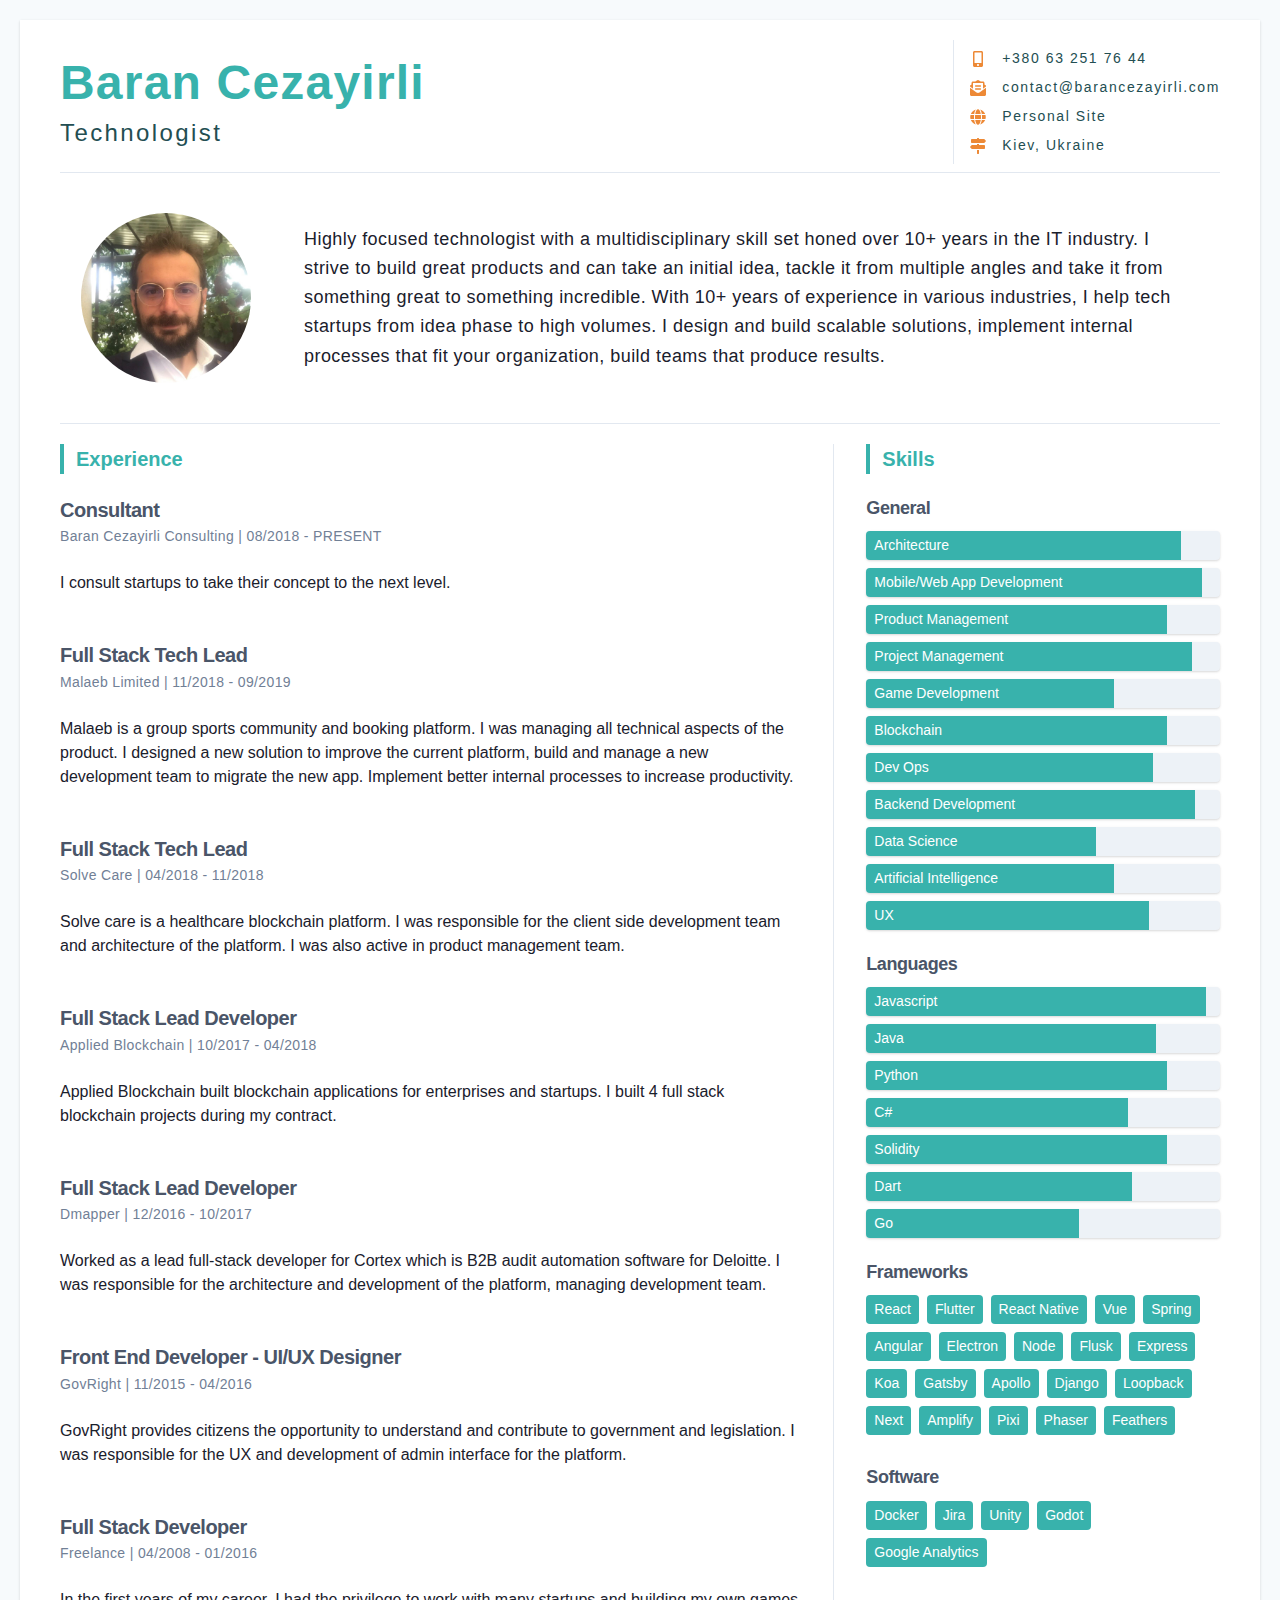
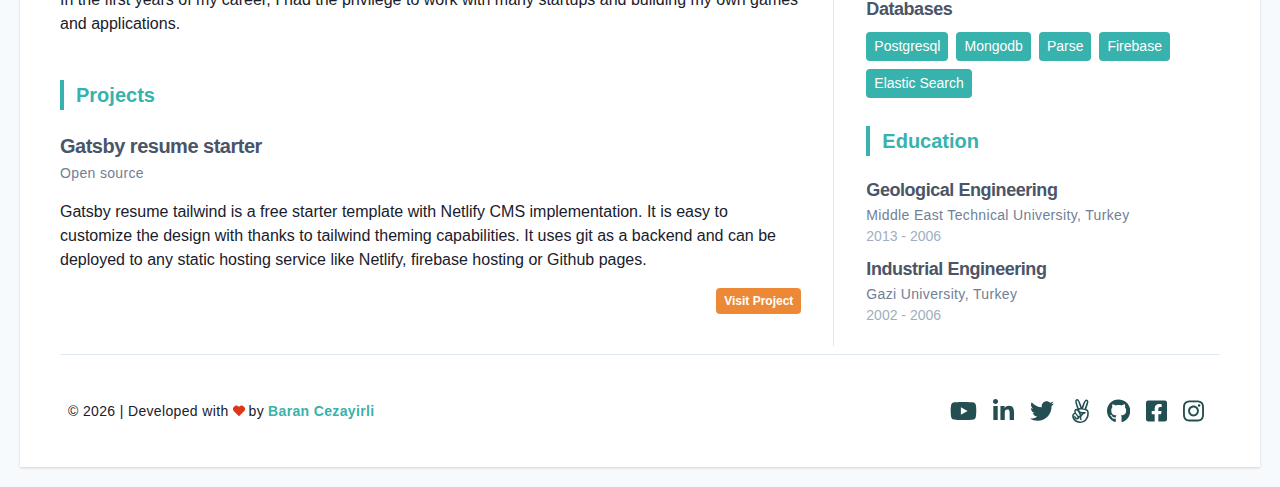
<file: index.html>
<!DOCTYPE html><html><head><meta charSet="utf-8"/><meta http-equiv="x-ua-compatible" content="ie=edge"/><meta name="viewport" content="width=device-width, initial-scale=1, shrink-to-fit=no"/><style data-href="/styles.2ae44d353d767ec10592.css">/*! normalize.css v8.0.1 | MIT License | github.com/necolas/normalize.css */html{line-height:1.15;-webkit-text-size-adjust:100%}body{margin:0}main{display:block}h1{font-size:2em;margin:.67em 0}a{background-color:transparent}img{border-style:none}[type=button],[type=reset],[type=submit]{-webkit-appearance:button}[type=button]::-moz-focus-inner,[type=reset]::-moz-focus-inner,[type=submit]::-moz-focus-inner{border-style:none;padding:0}[type=button]:-moz-focusring,[type=reset]:-moz-focusring,[type=submit]:-moz-focusring{outline:1px dotted ButtonText}[type=checkbox],[type=radio]{box-sizing:border-box;padding:0}[type=number]::-webkit-inner-spin-button,[type=number]::-webkit-outer-spin-button{height:auto}[type=search]{-webkit-appearance:textfield;outline-offset:-2px}[type=search]::-webkit-search-decoration{-webkit-appearance:none}::-webkit-file-upload-button{-webkit-appearance:button;font:inherit}summary{display:list-item}[hidden]{display:none}html{box-sizing:border-box;font-family:sans-serif}*,:after,:before{box-sizing:inherit}h1,h2,h3,p{margin:0}html{font-family:-apple-system,BlinkMacSystemFont,Segoe UI,Roboto,Helvetica Neue,Arial,Noto Sans,sans-serif,Apple Color Emoji,Segoe UI Emoji,Segoe UI Symbol,Noto Color Emoji;line-height:1.5}*,:after,:before{border:0 solid}img{border-style:solid}[role=button]{cursor:pointer}h1,h2,h3{font-size:inherit;font-weight:inherit}a{color:inherit;text-decoration:inherit}img,object,svg{display:block;vertical-align:middle}img{max-width:100%;height:auto}.container{width:100%}@media (min-width:640px){.container{max-width:640px}}@media (min-width:768px){.container{max-width:768px}}@media (min-width:1024px){.container{max-width:1024px}}@media (min-width:1280px){.container{max-width:1280px}}.btn{font-size:.75rem;font-weight:700;padding:.25rem .5rem;border-radius:.25rem}.btn-secondary{background-color:#ed8936;color:#fff}.btn-secondary:hover{background-color:#c05621}.contact-icon{fill:currentColor;width:1rem;height:1rem;margin-right:1rem;color:#ed8936}.contact-link{font-size:.875rem}.contact-link:hover{color:#ed8936}.section-header{color:#38b2ac;border-left-width:4px;border-color:#38b2ac;padding-left:.75rem}.item-header,.section-header{font-size:1.25rem;font-weight:700}.item-header{letter-spacing:-.025em;line-height:1.625;color:#4a5568}.item-sub{color:#718096;letter-spacing:.025em}.item-sub,.tag{font-size:.875rem}.tag{padding:.25rem .5rem;margin-right:.5rem;margin-bottom:.5rem;background-color:#38b2ac;color:#fff;display:inline-block;text-transform:capitalize;font-weight:300;border-radius:.25rem}.footer-social-link{color:#234e52;margin-right:1rem}.footer-social-link:hover{color:#38b2ac}.footer-social-icon{height:1.5rem;fill:currentColor}.bg-primary-500{background-color:#38b2ac}.bg-neutral-100{background-color:#f7fafc}.bg-neutral-200{background-color:#edf2f7}.bg-white{background-color:#fff}.border-neutral-300{border-color:#e2e8f0}.rounded{border-radius:.25rem}.rounded-full{border-radius:9999px}.border-b{border-bottom-width:1px}.inline-block{display:inline-block}.flex{display:flex}.items-center{align-items:center}.justify-end{justify-content:flex-end}.justify-center{justify-content:center}.justify-between{justify-content:space-between}.font-light{font-weight:300}.font-medium{font-weight:500}.font-semibold{font-weight:600}.font-bold{font-weight:700}.h-3{height:.75rem}.leading-tight{line-height:1.25}.leading-relaxed{line-height:1.625}.my-1{margin-top:.25rem;margin-bottom:.25rem}.my-2{margin-top:.5rem;margin-bottom:.5rem}.my-5{margin-top:1.25rem;margin-bottom:1.25rem}.mx-auto{margin-left:auto;margin-right:auto}.mr-1{margin-right:.25rem}.mb-2{margin-bottom:.5rem}.ml-2{margin-left:.5rem}.mt-5{margin-top:1.25rem}.mb-5{margin-bottom:1.25rem}.min-h-screen{min-height:100vh}.overflow-hidden{overflow:hidden}.py-1{padding-top:.25rem;padding-bottom:.25rem}.py-3{padding-top:.75rem;padding-bottom:.75rem}.py-4{padding-top:1rem;padding-bottom:1rem}.py-5{padding-top:1.25rem;padding-bottom:1.25rem}.py-6{padding-top:1.5rem;padding-bottom:1.5rem}.px-10{padding-left:2.5rem;padding-right:2.5rem}.pb-2{padding-bottom:.5rem}.pl-2{padding-left:.5rem}.shadow{box-shadow:0 1px 3px 0 rgba(0,0,0,.1),0 1px 2px 0 rgba(0,0,0,.06)}.fill-current{fill:currentColor}.text-center{text-align:center}.text-primary-500{color:#38b2ac}.text-primary-900{color:#234e52}.text-secondary-500{color:#ed8936}.text-neutral-500{color:#a0aec0}.text-neutral-900{color:#1a202c}.text-white{color:#fff}.hover\:text-primary-700:hover{color:#2c7a7b}.text-sm{font-size:.875rem}.text-lg{font-size:1.125rem}.text-4xl{font-size:2.25rem}.antialiased{-webkit-font-smoothing:antialiased;-moz-osx-font-smoothing:grayscale}.tracking-wide{letter-spacing:.025em}.tracking-widest{letter-spacing:.1em}.w-3{width:.75rem}.w-32{width:8rem}.w-full{width:100%}@media (min-width:640px){.sm\:p-5{padding:1.25rem}}@media (min-width:768px){.md\:border-neutral-300{border-color:#e2e8f0}.md\:border-l{border-left-width:1px}.md\:flex{display:flex}.md\:mt-0{margin-top:0}.md\:mb-0{margin-bottom:0}.md\:pl-4{padding-left:1rem}.md\:text-2xl{font-size:1.5rem}.md\:text-5xl{font-size:3rem}}@media (min-width:1024px){.lg\:border-neutral-300{border-color:#e2e8f0}.lg\:border-l{border-left-width:1px}.lg\:flex{display:flex}.lg\:mx-8{margin-left:2rem;margin-right:2rem}.lg\:pr-8{padding-right:2rem}.lg\:pl-8{padding-left:2rem}.lg\:text-left{text-align:left}.lg\:text-lg{font-size:1.125rem}.lg\:w-1\/3{width:33.333333%}.lg\:w-2\/3{width:66.666667%}.lg\:w-full{width:100%}}@media (min-width:1280px){.xl\:w-4\/5{width:80%}}</style><meta name="generator" content="Gatsby 2.18.12"/><link rel="icon" href="/icons/icon-48x48.png?v=66160dc3c87f08bf9abae677e03bc9dd"/><link rel="manifest" href="/manifest.webmanifest"/><meta name="theme-color" content="#38B2AC"/><link rel="apple-touch-icon" sizes="48x48" href="/icons/icon-48x48.png?v=66160dc3c87f08bf9abae677e03bc9dd"/><link rel="apple-touch-icon" sizes="72x72" href="/icons/icon-72x72.png?v=66160dc3c87f08bf9abae677e03bc9dd"/><link rel="apple-touch-icon" sizes="96x96" href="/icons/icon-96x96.png?v=66160dc3c87f08bf9abae677e03bc9dd"/><link rel="apple-touch-icon" sizes="144x144" href="/icons/icon-144x144.png?v=66160dc3c87f08bf9abae677e03bc9dd"/><link rel="apple-touch-icon" sizes="192x192" href="/icons/icon-192x192.png?v=66160dc3c87f08bf9abae677e03bc9dd"/><link rel="apple-touch-icon" sizes="256x256" href="/icons/icon-256x256.png?v=66160dc3c87f08bf9abae677e03bc9dd"/><link rel="apple-touch-icon" sizes="384x384" href="/icons/icon-384x384.png?v=66160dc3c87f08bf9abae677e03bc9dd"/><link rel="apple-touch-icon" sizes="512x512" href="/icons/icon-512x512.png?v=66160dc3c87f08bf9abae677e03bc9dd"/><link as="script" rel="preload" href="/webpack-runtime-c1a0f2384c6137ccf389.js"/><link as="script" rel="preload" href="/commons-8c010473a72c64d0f741.js"/><link as="script" rel="preload" href="/netlify-identity-widget-1fbb30853b9d53326628.js"/><link as="script" rel="preload" href="/app-3052cb111b56e3776c8f.js"/><link as="script" rel="preload" href="/styles-1a0c1831cb45db1733a2.js"/><link as="script" rel="preload" href="/component---src-pages-index-js-04d782f356e2af7015f6.js"/><link as="fetch" rel="preload" href="/page-data/index/page-data.json" crossorigin="anonymous"/></head><body><div id="___gatsby"><div style="outline:none" tabindex="-1" role="group" id="gatsby-focus-wrapper"><main class="antialiased text-neutral-900 bg-neutral-100 min-h-screen sm:p-5"><div class="container mx-auto shadow bg-white py-5 px-10"><header class="border-b border-neutral-300 pb-2 md:flex items-center justify-between"><div><h1 class="text-primary-500 text-4xl md:text-5xl font-bold tracking-wide leading-tight">Baran Cezayirli</h1><h2 class="font-light text-lg md:text-2xl text-primary-900 leading-relaxed tracking-widest">Technologist</h2></div><div class="mt-5 md:mt-0 md:border-l md:border-neutral-300 md:pl-4"><span class="flex my-2 text-primary-900 tracking-widest items-center"><svg class="contact-icon" viewBox="0 0 320 512"><path d="M272 0H48C21.5 0 0 21.5 0 48v416c0 26.5 21.5 48 48 48h224c26.5 0 48-21.5 48-48V48c0-26.5-21.5-48-48-48zM160 480c-17.7 0-32-14.3-32-32s14.3-32 32-32 32 14.3 32 32-14.3 32-32 32zm112-108c0 6.6-5.4 12-12 12H60c-6.6 0-12-5.4-12-12V60c0-6.6 5.4-12 12-12h200c6.6 0 12 5.4 12 12v312z"></path></svg><a class="contact-link" href="tel:+380 63 251 76 44" title="phone">+380 63 251 76 44</a></span><span class="flex my-2 text-primary-900 tracking-widest items-center"><svg class="contact-icon" viewBox="0 0 512 512"><path d="M176 216h160c8.84 0 16-7.16 16-16v-16c0-8.84-7.16-16-16-16H176c-8.84 0-16 7.16-16 16v16c0 8.84 7.16 16 16 16zm-16 80c0 8.84 7.16 16 16 16h160c8.84 0 16-7.16 16-16v-16c0-8.84-7.16-16-16-16H176c-8.84 0-16 7.16-16 16v16zm96 121.13c-16.42 0-32.84-5.06-46.86-15.19L0 250.86V464c0 26.51 21.49 48 48 48h416c26.51 0 48-21.49 48-48V250.86L302.86 401.94c-14.02 10.12-30.44 15.19-46.86 15.19zm237.61-254.18c-8.85-6.94-17.24-13.47-29.61-22.81V96c0-26.51-21.49-48-48-48h-77.55c-3.04-2.2-5.87-4.26-9.04-6.56C312.6 29.17 279.2-.35 256 0c-23.2-.35-56.59 29.17-73.41 41.44-3.17 2.3-6 4.36-9.04 6.56H96c-26.51 0-48 21.49-48 48v44.14c-12.37 9.33-20.76 15.87-29.61 22.81A47.995 47.995 0 0 0 0 200.72v10.65l96 69.35V96h320v184.72l96-69.35v-10.65c0-14.74-6.78-28.67-18.39-37.77z"></path></svg><a class="contact-link" href="mailto:contact@barancezayirli.com" title="email">contact@barancezayirli.com</a></span><span class="flex my-2 text-primary-900 tracking-widest items-center"><svg class="contact-icon" viewBox="0 0 496 512"><path d="M336.5 160C322 70.7 287.8 8 248 8s-74 62.7-88.5 152h177zM152 256c0 22.2 1.2 43.5 3.3 64h185.3c2.1-20.5 3.3-41.8 3.3-64s-1.2-43.5-3.3-64H155.3c-2.1 20.5-3.3 41.8-3.3 64zm324.7-96c-28.6-67.9-86.5-120.4-158-141.6 24.4 33.8 41.2 84.7 50 141.6h108zM177.2 18.4C105.8 39.6 47.8 92.1 19.3 160h108c8.7-56.9 25.5-107.8 49.9-141.6zM487.4 192H372.7c2.1 21 3.3 42.5 3.3 64s-1.2 43-3.3 64h114.6c5.5-20.5 8.6-41.8 8.6-64s-3.1-43.5-8.5-64zM120 256c0-21.5 1.2-43 3.3-64H8.6C3.2 212.5 0 233.8 0 256s3.2 43.5 8.6 64h114.6c-2-21-3.2-42.5-3.2-64zm39.5 96c14.5 89.3 48.7 152 88.5 152s74-62.7 88.5-152h-177zm159.3 141.6c71.4-21.2 129.4-73.7 158-141.6h-108c-8.8 56.9-25.6 107.8-50 141.6zM19.3 352c28.6 67.9 86.5 120.4 158 141.6-24.4-33.8-41.2-84.7-50-141.6h-108z"></path></svg><a class="contact-link" target="_blank" href="https://barancezayirli.com" rel="noopener noreferrer" title="website">Personal Site</a></span><span class="flex my-2 text-primary-900 tracking-widest items-center"><svg class="contact-icon" viewBox="0 0 512 512"><path d="M507.31 84.69L464 41.37c-6-6-14.14-9.37-22.63-9.37H288V16c0-8.84-7.16-16-16-16h-32c-8.84 0-16 7.16-16 16v16H56c-13.25 0-24 10.75-24 24v80c0 13.25 10.75 24 24 24h385.37c8.49 0 16.62-3.37 22.63-9.37l43.31-43.31c6.25-6.26 6.25-16.38 0-22.63zM224 496c0 8.84 7.16 16 16 16h32c8.84 0 16-7.16 16-16V384h-64v112zm232-272H288v-32h-64v32H70.63c-8.49 0-16.62 3.37-22.63 9.37L4.69 276.69c-6.25 6.25-6.25 16.38 0 22.63L48 342.63c6 6 14.14 9.37 22.63 9.37H456c13.25 0 24-10.75 24-24v-80c0-13.25-10.75-24-24-24z"></path></svg><span class="contact-link">Kiev, Ukraine</span></span></div></header><section class="py-5 border-b border-neutral-300 lg:flex items-center"><div class="my-5"><img class="rounded-full mx-auto w-32 lg:w-full xl:w-4/5" src="./profile.jpg" alt="profile"/></div><p class="text-center tracking-wide leading-relaxed lg:text-left lg:mx-8 lg:text-lg">Highly focused technologist with a multidisciplinary skill set honed over 10+ years in the IT industry. I strive to build great products and can take an initial idea, tackle it from multiple angles and take it from something great to something incredible. With 10+ years of experience in various industries, I help tech startups from idea phase to high volumes. I design and build scalable solutions, implement internal processes that fit your organization, build teams that produce results.</p></section><div class="border-b border-neutral-300 pb-2 my-5 lg:flex"><div class="lg:w-2/3 lg:pr-8"><section><h1 class="section-header">Experience</h1><article class="my-5"><h2 class="item-header">Consultant</h2><h3 class="item-sub">Baran Cezayirli Consulting<!-- --> | <!-- -->08/2018<!-- --> - <!-- -->PRESENT</h3><p class="py-6">I consult startups to take their concept to the next level.</p></article><article class="my-5"><h2 class="item-header">Full Stack Tech Lead</h2><h3 class="item-sub">Malaeb Limited<!-- --> | <!-- -->11/2018<!-- --> - <!-- -->09/2019</h3><p class="py-6">Malaeb is a group sports community and booking platform. I was managing all technical aspects of the product. I designed a new solution to improve the current platform, build and manage a new development team to migrate the new app. Implement better internal processes to increase productivity.</p></article><article class="my-5"><h2 class="item-header">Full Stack Tech Lead</h2><h3 class="item-sub">Solve Care<!-- --> | <!-- -->04/2018<!-- --> - <!-- -->11/2018</h3><p class="py-6">Solve care is a healthcare blockchain platform. I was responsible for the client side development team and architecture of the platform. I was also active in product management team.</p></article><article class="my-5"><h2 class="item-header">Full Stack Lead Developer</h2><h3 class="item-sub">Applied Blockchain<!-- --> | <!-- -->10/2017<!-- --> - <!-- -->04/2018</h3><p class="py-6">Applied Blockchain built blockchain applications for enterprises and startups. I built 4 full stack blockchain projects during my contract.</p></article><article class="my-5"><h2 class="item-header">Full Stack Lead Developer</h2><h3 class="item-sub">Dmapper<!-- --> | <!-- -->12/2016<!-- --> - <!-- -->10/2017</h3><p class="py-6">Worked as a lead full-stack developer for Cortex which is B2B audit automation software for Deloitte. I was responsible for the architecture and development of the platform, managing development team.</p></article><article class="my-5"><h2 class="item-header">Front End Developer - UI/UX Designer</h2><h3 class="item-sub">GovRight<!-- --> | <!-- -->11/2015<!-- --> - <!-- -->04/2016</h3><p class="py-6">GovRight provides citizens the opportunity to understand and contribute to government and legislation. I was responsible for the UX and development of admin interface for the platform.</p></article><article class="my-5"><h2 class="item-header">Full Stack Developer</h2><h3 class="item-sub">Freelance<!-- --> | <!-- -->04/2008<!-- --> - <!-- -->01/2016</h3><p class="py-6">In the first years of my career, I had the privilege to work with many startups and building my own games and applications.</p></article></section><section><h1 class="section-header">Projects</h1><article class="my-5"><h2 class="item-header">Gatsby resume starter</h2><h3 class="item-sub">Open source</h3><p class="py-4">Gatsby resume tailwind is a free starter template with  Netlify CMS implementation. It is easy to customize the design with thanks to tailwind theming capabilities. It uses git as a backend and can be deployed to any static hosting service like Netlify, firebase hosting or Github pages.</p><div class="flex justify-end"><a class="btn btn-secondary" href="https://github.com/barancezayirli/gatsby-resume-tailwind" target="_blank" rel="noopener noreferrer">Visit Project</a></div></article></section></div><div class="lg:w-1/3 lg:pl-8 lg:border-l lg:border-neutral-300 "><section><h1 class="section-header">Skills</h1><div class="my-5"><h1 class="item-header font-semibold text-lg mb-2">General</h1><span><div class="shadow w-full bg-neutral-200 rounded overflow-hidden mb-2"><div class="bg-primary-500 text-sm py-1 text-white font-light" style="width:89%"><span class="pl-2">Architecture</span></div></div></span><span><div class="shadow w-full bg-neutral-200 rounded overflow-hidden mb-2"><div class="bg-primary-500 text-sm py-1 text-white font-light" style="width:95%"><span class="pl-2">Mobile/Web App Development</span></div></div></span><span><div class="shadow w-full bg-neutral-200 rounded overflow-hidden mb-2"><div class="bg-primary-500 text-sm py-1 text-white font-light" style="width:85%"><span class="pl-2">Product Management</span></div></div></span><span><div class="shadow w-full bg-neutral-200 rounded overflow-hidden mb-2"><div class="bg-primary-500 text-sm py-1 text-white font-light" style="width:92%"><span class="pl-2">Project Management</span></div></div></span><span><div class="shadow w-full bg-neutral-200 rounded overflow-hidden mb-2"><div class="bg-primary-500 text-sm py-1 text-white font-light" style="width:70%"><span class="pl-2">Game Development</span></div></div></span><span><div class="shadow w-full bg-neutral-200 rounded overflow-hidden mb-2"><div class="bg-primary-500 text-sm py-1 text-white font-light" style="width:85%"><span class="pl-2">Blockchain</span></div></div></span><span><div class="shadow w-full bg-neutral-200 rounded overflow-hidden mb-2"><div class="bg-primary-500 text-sm py-1 text-white font-light" style="width:81%"><span class="pl-2">Dev Ops</span></div></div></span><span><div class="shadow w-full bg-neutral-200 rounded overflow-hidden mb-2"><div class="bg-primary-500 text-sm py-1 text-white font-light" style="width:93%"><span class="pl-2">Backend Development</span></div></div></span><span><div class="shadow w-full bg-neutral-200 rounded overflow-hidden mb-2"><div class="bg-primary-500 text-sm py-1 text-white font-light" style="width:65%"><span class="pl-2">Data Science</span></div></div></span><span><div class="shadow w-full bg-neutral-200 rounded overflow-hidden mb-2"><div class="bg-primary-500 text-sm py-1 text-white font-light" style="width:70%"><span class="pl-2">Artificial Intelligence</span></div></div></span><span><div class="shadow w-full bg-neutral-200 rounded overflow-hidden mb-2"><div class="bg-primary-500 text-sm py-1 text-white font-light" style="width:80%"><span class="pl-2">UX</span></div></div></span></div><div class="my-5"><h1 class="item-header font-semibold text-lg mb-2">Languages</h1><span><div class="shadow w-full bg-neutral-200 rounded overflow-hidden mb-2"><div class="bg-primary-500 text-sm py-1 text-white font-light" style="width:96%"><span class="pl-2">Javascript</span></div></div></span><span><div class="shadow w-full bg-neutral-200 rounded overflow-hidden mb-2"><div class="bg-primary-500 text-sm py-1 text-white font-light" style="width:82%"><span class="pl-2">Java</span></div></div></span><span><div class="shadow w-full bg-neutral-200 rounded overflow-hidden mb-2"><div class="bg-primary-500 text-sm py-1 text-white font-light" style="width:85%"><span class="pl-2">Python</span></div></div></span><span><div class="shadow w-full bg-neutral-200 rounded overflow-hidden mb-2"><div class="bg-primary-500 text-sm py-1 text-white font-light" style="width:74%"><span class="pl-2">C#</span></div></div></span><span><div class="shadow w-full bg-neutral-200 rounded overflow-hidden mb-2"><div class="bg-primary-500 text-sm py-1 text-white font-light" style="width:85%"><span class="pl-2">Solidity</span></div></div></span><span><div class="shadow w-full bg-neutral-200 rounded overflow-hidden mb-2"><div class="bg-primary-500 text-sm py-1 text-white font-light" style="width:75%"><span class="pl-2">Dart</span></div></div></span><span><div class="shadow w-full bg-neutral-200 rounded overflow-hidden mb-2"><div class="bg-primary-500 text-sm py-1 text-white font-light" style="width:60%"><span class="pl-2">Go</span></div></div></span></div><div class="my-5"><h1 class="item-header font-semibold text-lg mb-2">Frameworks</h1><span><span class="tag">React</span></span><span><span class="tag">Flutter</span></span><span><span class="tag">React Native</span></span><span><span class="tag">Vue</span></span><span><span class="tag">Spring</span></span><span><span class="tag">Angular</span></span><span><span class="tag">Electron</span></span><span><span class="tag">Node</span></span><span><span class="tag">Flusk</span></span><span><span class="tag">Express</span></span><span><span class="tag">Koa</span></span><span><span class="tag">Gatsby</span></span><span><span class="tag">Apollo</span></span><span><span class="tag">Django</span></span><span><span class="tag">Loopback</span></span><span><span class="tag">Next</span></span><span><span class="tag">Amplify</span></span><span><span class="tag">Pixi</span></span><span><span class="tag">Phaser</span></span><span><span class="tag">Feathers</span></span></div><div class="my-5"><h1 class="item-header font-semibold text-lg mb-2">Software</h1><span><span class="tag">Docker</span></span><span><span class="tag">Jira</span></span><span><span class="tag">Unity</span></span><span><span class="tag">Godot</span></span><span><span class="tag">Google Analytics</span></span></div><div class="my-5"><h1 class="item-header font-semibold text-lg mb-2">Databases</h1><span><span class="tag">Postgresql</span></span><span><span class="tag">Mongodb</span></span><span><span class="tag">Parse</span></span><span><span class="tag">Firebase</span></span><span><span class="tag">Elastic Search</span></span></div></section><section class="mb-5"><h1 class="section-header mb-5">Education</h1><div class="my-2"><h2 class="item-header text-lg">Geological Engineering</h2><h3 class="item-sub">Middle East Technical University, Turkey</h3><p class="text-sm text-neutral-500 font-light">2013<!-- --> - <!-- -->2006</p></div><div class="my-2"><h2 class="item-header text-lg">Industrial Engineering</h2><h3 class="item-sub">Gazi University, Turkey</h3><p class="text-sm text-neutral-500 font-light">2002<!-- --> - <!-- -->2006</p></div></section></div></div><footer class="py-6 mx-auto items-center justify-between md:flex"><div class="items-center flex tracking-wide mb-5 md:mb-0 justify-center text-sm ml-2"><span class="inline-block mr-1">© <!-- -->2020<!-- --> | Developed with</span><span class="inline-block mr-1"><svg class="h-3 w-3 fill-current" style="color:#de3618" viewBox="0 0 20 20"><path d="M10 3.22l-.61-.6a5.5 5.5 0 0 0-7.78 7.77L10 18.78l8.39-8.4a5.5 5.5 0 0 0-7.78-7.77l-.61.61z"></path></svg></span><span class="inline-block mr-1">by</span><a class="text-primary-500 hover:text-primary-700 font-bold" href="https://barancezayirli.com" target="_blank" rel="noopener noreferrer">Baran Cezayirli</a></div><div class="flex items-center justify-center ml-2"><a class="footer-social-link" href="https://www.youtube.com/channel/UCczRc31u_YXNiSpYKxQU_Ug" target="_blank" rel="noopener noreferrer" title="youtube"><svg class="footer-social-icon" viewBox="0 0 576 512"><path d="M549.655 124.083c-6.281-23.65-24.787-42.276-48.284-48.597C458.781 64 288 64 288 64S117.22 64 74.629 75.486c-23.497 6.322-42.003 24.947-48.284 48.597-11.412 42.867-11.412 132.305-11.412 132.305s0 89.438 11.412 132.305c6.281 23.65 24.787 41.5 48.284 47.821C117.22 448 288 448 288 448s170.78 0 213.371-11.486c23.497-6.321 42.003-24.171 48.284-47.821 11.412-42.867 11.412-132.305 11.412-132.305s0-89.438-11.412-132.305zm-317.51 213.508V175.185l142.739 81.205-142.739 81.201z"></path></svg></a><a class="footer-social-link" href="https://www.linkedin.com/in/barancezayirli" target="_blank" rel="noopener noreferrer" title="linkedin"><svg class="footer-social-icon" viewBox="0 0 448 512"><path d="M100.28 448H7.4V148.9h92.88zM53.79 108.1C24.09 108.1 0 83.5 0 53.8a53.79 53.79 0 0 1 107.58 0c0 29.7-24.1 54.3-53.79 54.3zM447.9 448h-92.68V302.4c0-34.7-.7-79.2-48.29-79.2-48.29 0-55.69 37.7-55.69 76.7V448h-92.78V148.9h89.08v40.8h1.3c12.4-23.5 42.69-48.3 87.88-48.3 94 0 111.28 61.9 111.28 142.3V448z"></path></svg></a><a class="footer-social-link" href="https://twitter.com/barancezayirli" target="_blank" rel="noopener noreferrer" title="twitter"><svg class="footer-social-icon" viewBox="0 0 512 512"><path d="M459.37 151.716c.325 4.548.325 9.097.325 13.645 0 138.72-105.583 298.558-298.558 298.558-59.452 0-114.68-17.219-161.137-47.106 8.447.974 16.568 1.299 25.34 1.299 49.055 0 94.213-16.568 130.274-44.832-46.132-.975-84.792-31.188-98.112-72.772 6.498.974 12.995 1.624 19.818 1.624 9.421 0 18.843-1.3 27.614-3.573-48.081-9.747-84.143-51.98-84.143-102.985v-1.299c13.969 7.797 30.214 12.67 47.431 13.319-28.264-18.843-46.781-51.005-46.781-87.391 0-19.492 5.197-37.36 14.294-52.954 51.655 63.675 129.3 105.258 216.365 109.807-1.624-7.797-2.599-15.918-2.599-24.04 0-57.828 46.782-104.934 104.934-104.934 30.213 0 57.502 12.67 76.67 33.137 23.715-4.548 46.456-13.32 66.599-25.34-7.798 24.366-24.366 44.833-46.132 57.827 21.117-2.273 41.584-8.122 60.426-16.243-14.292 20.791-32.161 39.308-52.628 54.253z"></path></svg></a><a class="footer-social-link" href="https://angel.co/baran-cezayirli" target="_blank" rel="noopener noreferrer" title="angellist"><svg class="footer-social-icon" viewBox="0 0 448 512"><path d="M347.1 215.4c11.7-32.6 45.4-126.9 45.4-157.1 0-26.6-15.7-48.9-43.7-48.9-44.6 0-84.6 131.7-97.1 163.1C242 144 196.6 0 156.6 0c-31.1 0-45.7 22.9-45.7 51.7 0 35.3 34.2 126.8 46.6 162-6.3-2.3-13.1-4.3-20-4.3-23.4 0-48.3 29.1-48.3 52.6 0 8.9 4.9 21.4 8 29.7-36.9 10-51.1 34.6-51.1 71.7C46 435.6 114.4 512 210.6 512c118 0 191.4-88.6 191.4-202.9 0-43.1-6.9-82-54.9-93.7zM311.7 108c4-12.3 21.1-64.3 37.1-64.3 8.6 0 10.9 8.9 10.9 16 0 19.1-38.6 124.6-47.1 148l-34-6 33.1-93.7zM142.3 48.3c0-11.9 14.5-45.7 46.3 47.1l34.6 100.3c-15.6-1.3-27.7-3-35.4 1.4-10.9-28.8-45.5-119.7-45.5-148.8zM140 244c29.3 0 67.1 94.6 67.1 107.4 0 5.1-4.9 11.4-10.6 11.4-20.9 0-76.9-76.9-76.9-97.7.1-7.7 12.7-21.1 20.4-21.1zm184.3 186.3c-29.1 32-66.3 48.6-109.7 48.6-59.4 0-106.3-32.6-128.9-88.3-17.1-43.4 3.8-68.3 20.6-68.3 11.4 0 54.3 60.3 54.3 73.1 0 4.9-7.7 8.3-11.7 8.3-16.1 0-22.4-15.5-51.1-51.4-29.7 29.7 20.5 86.9 58.3 86.9 26.1 0 43.1-24.2 38-42 3.7 0 8.3.3 11.7-.6 1.1 27.1 9.1 59.4 41.7 61.7 0-.9 2-7.1 2-7.4 0-17.4-10.6-32.6-10.6-50.3 0-28.3 21.7-55.7 43.7-71.7 8-6 17.7-9.7 27.1-13.1 9.7-3.7 20-8 27.4-15.4-1.1-11.2-5.7-21.1-16.9-21.1-27.7 0-120.6 4-120.6-39.7 0-6.7.1-13.1 17.4-13.1 32.3 0 114.3 8 138.3 29.1 18.1 16.1 24.3 113.2-31 174.7zm-98.6-126c9.7 3.1 19.7 4 29.7 6-7.4 5.4-14 12-20.3 19.1-2.8-8.5-6.2-16.8-9.4-25.1z"></path></svg></a><a class="footer-social-link" href="https://github.com/barancezayirli" target="_blank" rel="noopener noreferrer" title="github"><svg class="footer-social-icon" viewBox="0 0 496 512"><path d="M165.9 397.4c0 2-2.3 3.6-5.2 3.6-3.3.3-5.6-1.3-5.6-3.6 0-2 2.3-3.6 5.2-3.6 3-.3 5.6 1.3 5.6 3.6zm-31.1-4.5c-.7 2 1.3 4.3 4.3 4.9 2.6 1 5.6 0 6.2-2s-1.3-4.3-4.3-5.2c-2.6-.7-5.5.3-6.2 2.3zm44.2-1.7c-2.9.7-4.9 2.6-4.6 4.9.3 2 2.9 3.3 5.9 2.6 2.9-.7 4.9-2.6 4.6-4.6-.3-1.9-3-3.2-5.9-2.9zM244.8 8C106.1 8 0 113.3 0 252c0 110.9 69.8 205.8 169.5 239.2 12.8 2.3 17.3-5.6 17.3-12.1 0-6.2-.3-40.4-.3-61.4 0 0-70 15-84.7-29.8 0 0-11.4-29.1-27.8-36.6 0 0-22.9-15.7 1.6-15.4 0 0 24.9 2 38.6 25.8 21.9 38.6 58.6 27.5 72.9 20.9 2.3-16 8.8-27.1 16-33.7-55.9-6.2-112.3-14.3-112.3-110.5 0-27.5 7.6-41.3 23.6-58.9-2.6-6.5-11.1-33.3 2.6-67.9 20.9-6.5 69 27 69 27 20-5.6 41.5-8.5 62.8-8.5s42.8 2.9 62.8 8.5c0 0 48.1-33.6 69-27 13.7 34.7 5.2 61.4 2.6 67.9 16 17.7 25.8 31.5 25.8 58.9 0 96.5-58.9 104.2-114.8 110.5 9.2 7.9 17 22.9 17 46.4 0 33.7-.3 75.4-.3 83.6 0 6.5 4.6 14.4 17.3 12.1C428.2 457.8 496 362.9 496 252 496 113.3 383.5 8 244.8 8zM97.2 352.9c-1.3 1-1 3.3.7 5.2 1.6 1.6 3.9 2.3 5.2 1 1.3-1 1-3.3-.7-5.2-1.6-1.6-3.9-2.3-5.2-1zm-10.8-8.1c-.7 1.3.3 2.9 2.3 3.9 1.6 1 3.6.7 4.3-.7.7-1.3-.3-2.9-2.3-3.9-2-.6-3.6-.3-4.3.7zm32.4 35.6c-1.6 1.3-1 4.3 1.3 6.2 2.3 2.3 5.2 2.6 6.5 1 1.3-1.3.7-4.3-1.3-6.2-2.2-2.3-5.2-2.6-6.5-1zm-11.4-14.7c-1.6 1-1.6 3.6 0 5.9 1.6 2.3 4.3 3.3 5.6 2.3 1.6-1.3 1.6-3.9 0-6.2-1.4-2.3-4-3.3-5.6-2z"></path></svg></a><a class="footer-social-link" href="https://www.facebook.com/barancezayirli" target="_blank" rel="noopener noreferrer" title="facebook"><svg class="footer-social-icon" viewBox="0 0 448 512"><path d="M400 32H48A48 48 0 0 0 0 80v352a48 48 0 0 0 48 48h137.25V327.69h-63V256h63v-54.64c0-62.15 37-96.48 93.67-96.48 27.14 0 55.52 4.84 55.52 4.84v61h-31.27c-30.81 0-40.42 19.12-40.42 38.73V256h68.78l-11 71.69h-57.78V480H400a48 48 0 0 0 48-48V80a48 48 0 0 0-48-48z"></path></svg></a><a class="footer-social-link" href="https://www.instagram.com/barancezayirli" target="_blank" rel="noopener noreferrer" title="instagram"><svg class="footer-social-icon" viewBox="0 0 448 512"><path d="M224.1 141c-63.6 0-114.9 51.3-114.9 114.9s51.3 114.9 114.9 114.9S339 319.5 339 255.9 287.7 141 224.1 141zm0 189.6c-41.1 0-74.7-33.5-74.7-74.7s33.5-74.7 74.7-74.7 74.7 33.5 74.7 74.7-33.6 74.7-74.7 74.7zm146.4-194.3c0 14.9-12 26.8-26.8 26.8-14.9 0-26.8-12-26.8-26.8s12-26.8 26.8-26.8 26.8 12 26.8 26.8zm76.1 27.2c-1.7-35.9-9.9-67.7-36.2-93.9-26.2-26.2-58-34.4-93.9-36.2-37-2.1-147.9-2.1-184.9 0-35.8 1.7-67.6 9.9-93.9 36.1s-34.4 58-36.2 93.9c-2.1 37-2.1 147.9 0 184.9 1.7 35.9 9.9 67.7 36.2 93.9s58 34.4 93.9 36.2c37 2.1 147.9 2.1 184.9 0 35.9-1.7 67.7-9.9 93.9-36.2 26.2-26.2 34.4-58 36.2-93.9 2.1-37 2.1-147.8 0-184.8zM398.8 388c-7.8 19.6-22.9 34.7-42.6 42.6-29.5 11.7-99.5 9-132.1 9s-102.7 2.6-132.1-9c-19.6-7.8-34.7-22.9-42.6-42.6-11.7-29.5-9-99.5-9-132.1s-2.6-102.7 9-132.1c7.8-19.6 22.9-34.7 42.6-42.6 29.5-11.7 99.5-9 132.1-9s102.7-2.6 132.1 9c19.6 7.8 34.7 22.9 42.6 42.6 11.7 29.5 9 99.5 9 132.1s2.7 102.7-9 132.1z"></path></svg></a></div></footer></div></main></div></div><script id="gatsby-script-loader">/*<![CDATA[*/window.pagePath="/";/*]]>*/</script><script id="gatsby-chunk-mapping">/*<![CDATA[*/window.___chunkMapping={"app":["/app-3052cb111b56e3776c8f.js"],"component---node-modules-gatsby-plugin-offline-app-shell-js":["/component---node-modules-gatsby-plugin-offline-app-shell-js-25248a3ece515bddc791.js"],"component---src-pages-index-js":["/component---src-pages-index-js-04d782f356e2af7015f6.js"]};/*]]>*/</script><script src="/component---src-pages-index-js-04d782f356e2af7015f6.js" async=""></script><script src="/styles-1a0c1831cb45db1733a2.js" async=""></script><script src="/app-3052cb111b56e3776c8f.js" async=""></script><script src="/netlify-identity-widget-1fbb30853b9d53326628.js" async=""></script><script src="/commons-8c010473a72c64d0f741.js" async=""></script><script src="/webpack-runtime-c1a0f2384c6137ccf389.js" async=""></script></body></html>
</file>
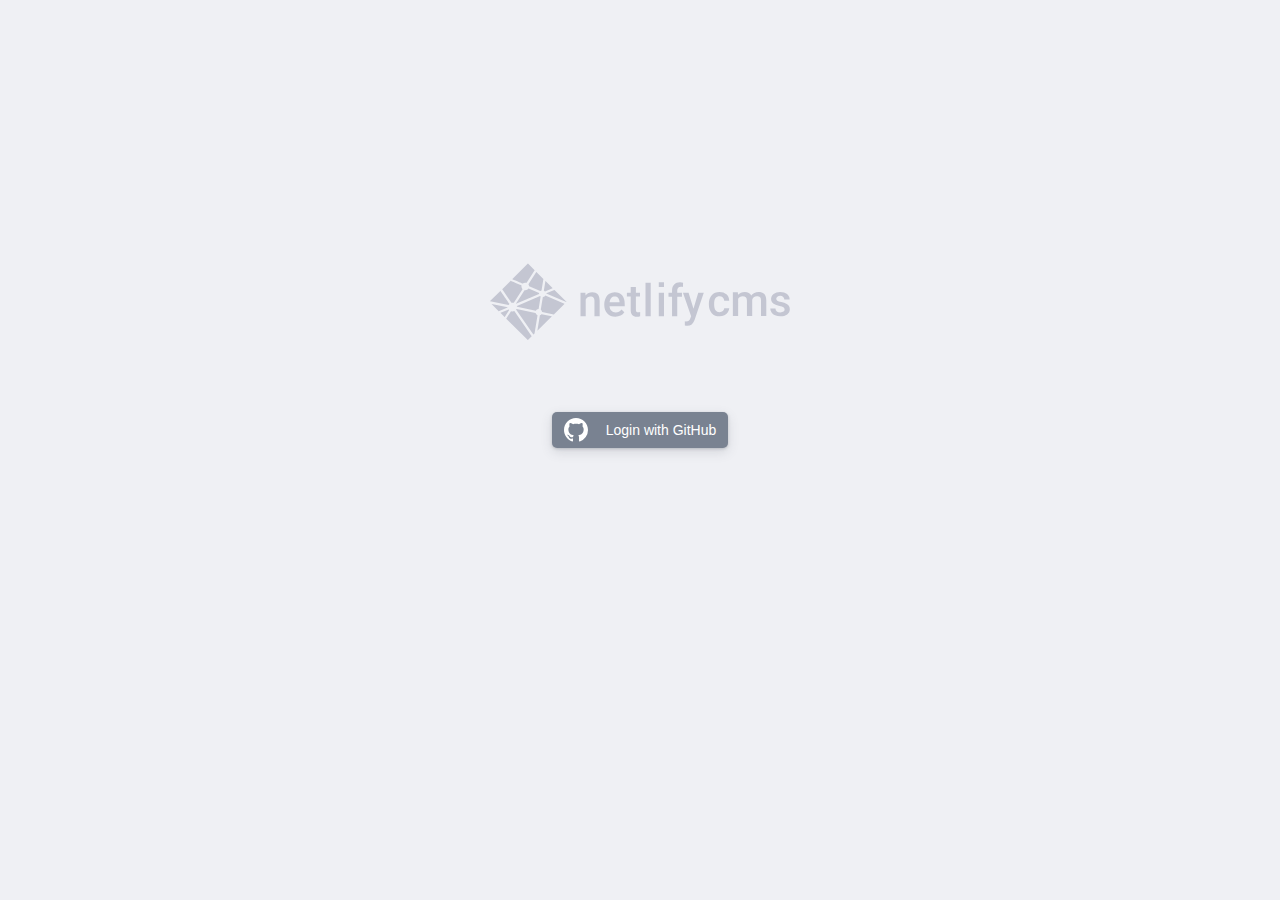
<file: admin/index.html>
<!DOCTYPE html>
<html>
  <head>
    <meta charset="UTF-8">
    <title>Content Manager</title>
  <meta name="robots" content="none"></head>
  <body>
  <script type="text/javascript" src="netlify-identity-widget.js"></script><script type="text/javascript" src="react.production.min.js"></script><script type="text/javascript" src="react-dom.production.min.js"></script><script type="text/javascript" src="netlify-cms-app.js"></script><script type="text/javascript" src="cms.js"></script></body>
</html>
</file>
